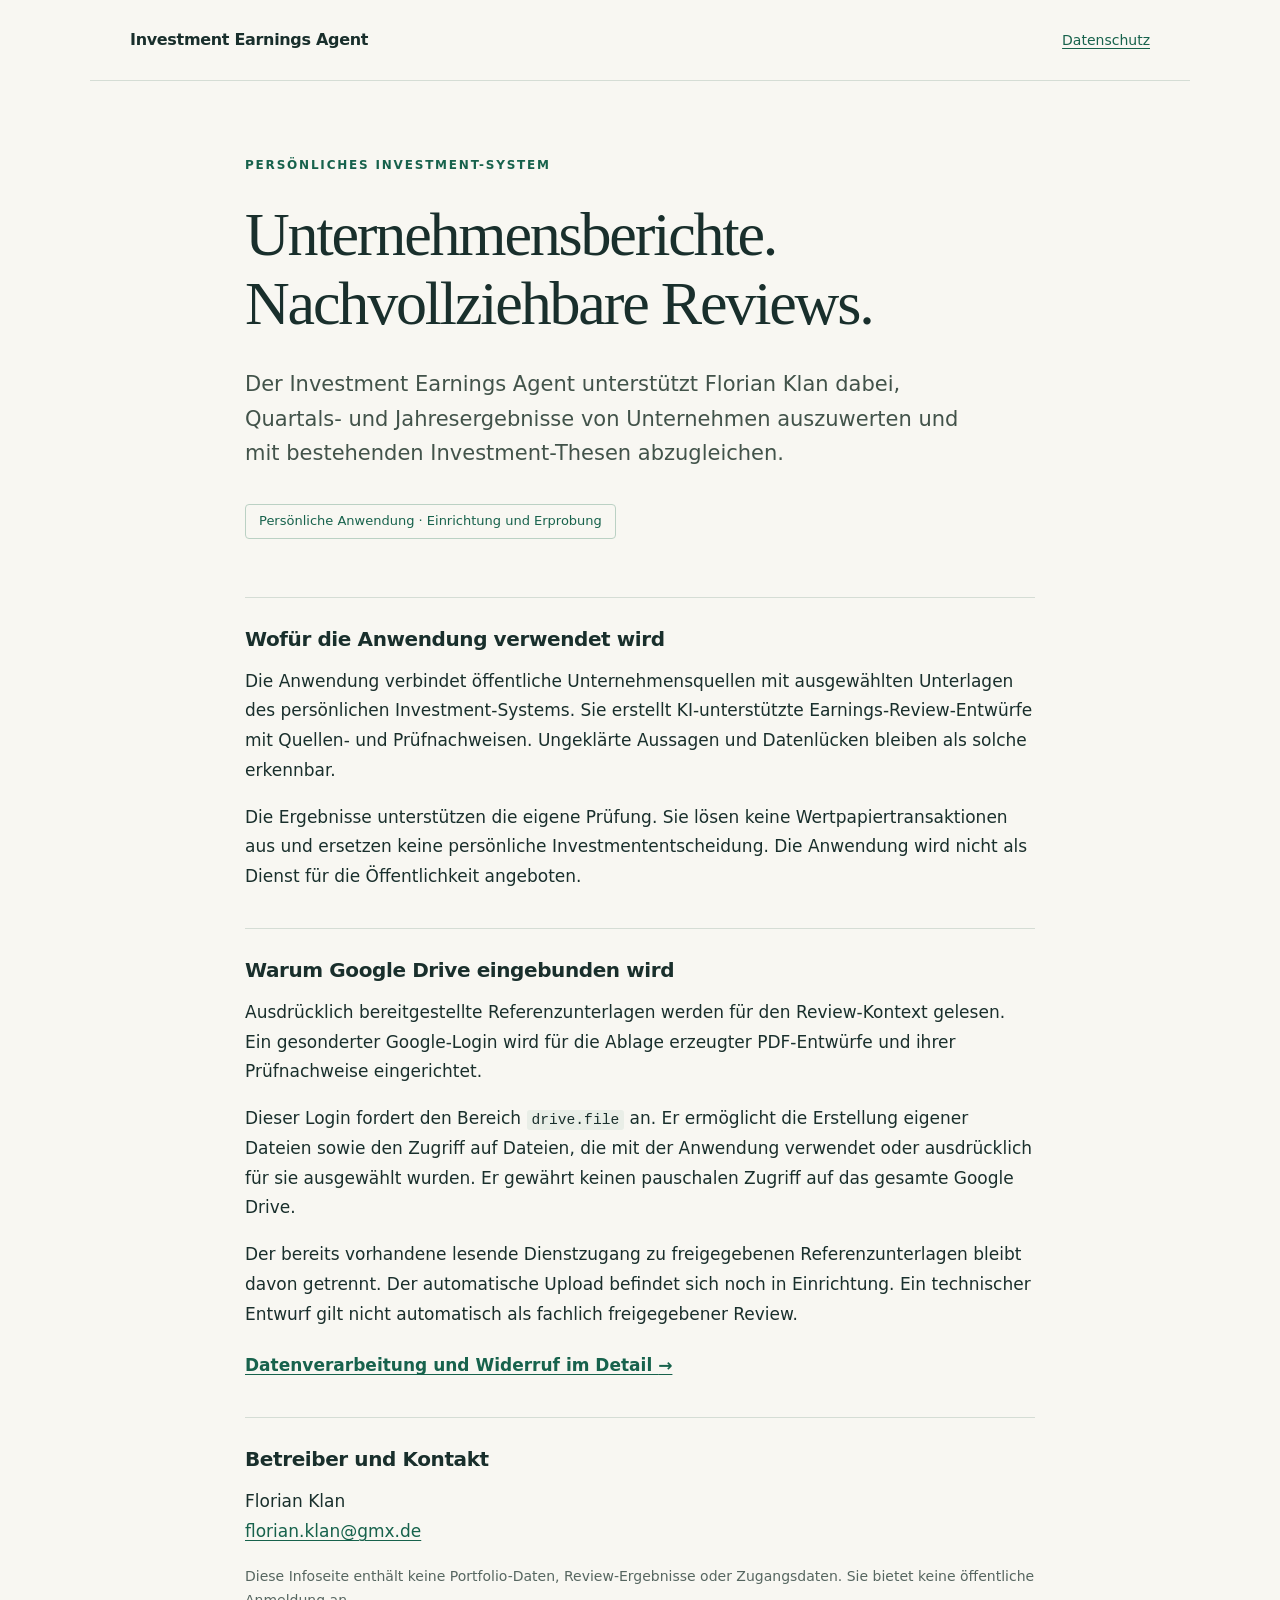
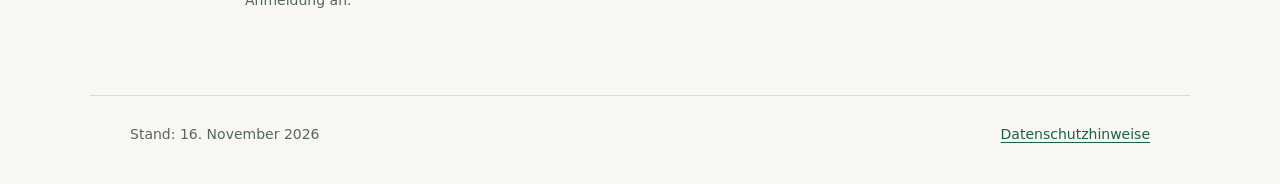
<file: index.html>
<!doctype html>
<html lang="de">
<head>
  <meta charset="utf-8">
  <meta name="viewport" content="width=device-width, initial-scale=1">
  <meta name="description" content="Informationen zum Investment Earnings Agent, einer persönlichen Anwendung zur Analyse von Unternehmensberichten und zur Ablage von Review-Entwürfen.">
  <title>Investment Earnings Agent</title>
  <link rel="stylesheet" href="styles.css">
</head>
<body>
  <a class="skip" href="#inhalt">Zum Inhalt</a>
  <header class="masthead"><a class="brand" href="index.html">Investment Earnings Agent</a><nav aria-label="Hauptnavigation"><a href="privacy.html">Datenschutz</a></nav></header>
  <main id="inhalt">
    <p class="eyebrow">Persönliches Investment-System</p>
    <h1>Unternehmensberichte.<br>Nachvollziehbare Reviews.</h1>
    <p class="intro">Der Investment Earnings Agent unterstützt Florian Klan dabei, Quartals- und Jahresergebnisse von Unternehmen auszuwerten und mit bestehenden Investment-Thesen abzugleichen.</p>
    <p class="status">Persönliche Anwendung · Einrichtung und Erprobung</p>
    <section aria-labelledby="funktion">
      <h2 id="funktion">Wofür die Anwendung verwendet wird</h2>
      <p>Die Anwendung verbindet öffentliche Unternehmensquellen mit ausgewählten Unterlagen des persönlichen Investment-Systems. Sie erstellt KI-unterstützte Earnings-Review-Entwürfe mit Quellen- und Prüfnachweisen. Ungeklärte Aussagen und Datenlücken bleiben als solche erkennbar.</p>
      <p>Die Ergebnisse unterstützen die eigene Prüfung. Sie lösen keine Wertpapiertransaktionen aus und ersetzen keine persönliche Investmententscheidung. Die Anwendung wird nicht als Dienst für die Öffentlichkeit angeboten.</p>
    </section>
    <section aria-labelledby="drive">
      <h2 id="drive">Warum Google Drive eingebunden wird</h2>
      <p>Ausdrücklich bereitgestellte Referenzunterlagen werden für den Review-Kontext gelesen. Ein gesonderter Google-Login wird für die Ablage erzeugter PDF-Entwürfe und ihrer Prüfnachweise eingerichtet.</p>
      <p>Dieser Login fordert den Bereich <code>drive.file</code> an. Er ermöglicht die Erstellung eigener Dateien sowie den Zugriff auf Dateien, die mit der Anwendung verwendet oder ausdrücklich für sie ausgewählt wurden. Er gewährt keinen pauschalen Zugriff auf das gesamte Google Drive.</p>
      <p>Der bereits vorhandene lesende Dienstzugang zu freigegebenen Referenzunterlagen bleibt davon getrennt. Der automatische Upload befindet sich noch in Einrichtung. Ein technischer Entwurf gilt nicht automatisch als fachlich freigegebener Review.</p>
      <a class="text-link" href="privacy.html">Datenverarbeitung und Widerruf im Detail <span aria-hidden="true">→</span></a>
    </section>
    <section aria-labelledby="kontakt">
      <h2 id="kontakt">Betreiber und Kontakt</h2>
      <p>Florian Klan<br><a href="mailto:florian.klan@gmx.de">florian.klan@gmx.de</a></p>
      <p class="muted">Diese Infoseite enthält keine Portfolio-Daten, Review-Ergebnisse oder Zugangsdaten. Sie bietet keine öffentliche Anmeldung an.</p>
    </section>
  </main>
  <footer><span>Stand: 16. November 2026</span><a href="privacy.html">Datenschutzhinweise</a></footer>
</body>
</html>
</file>
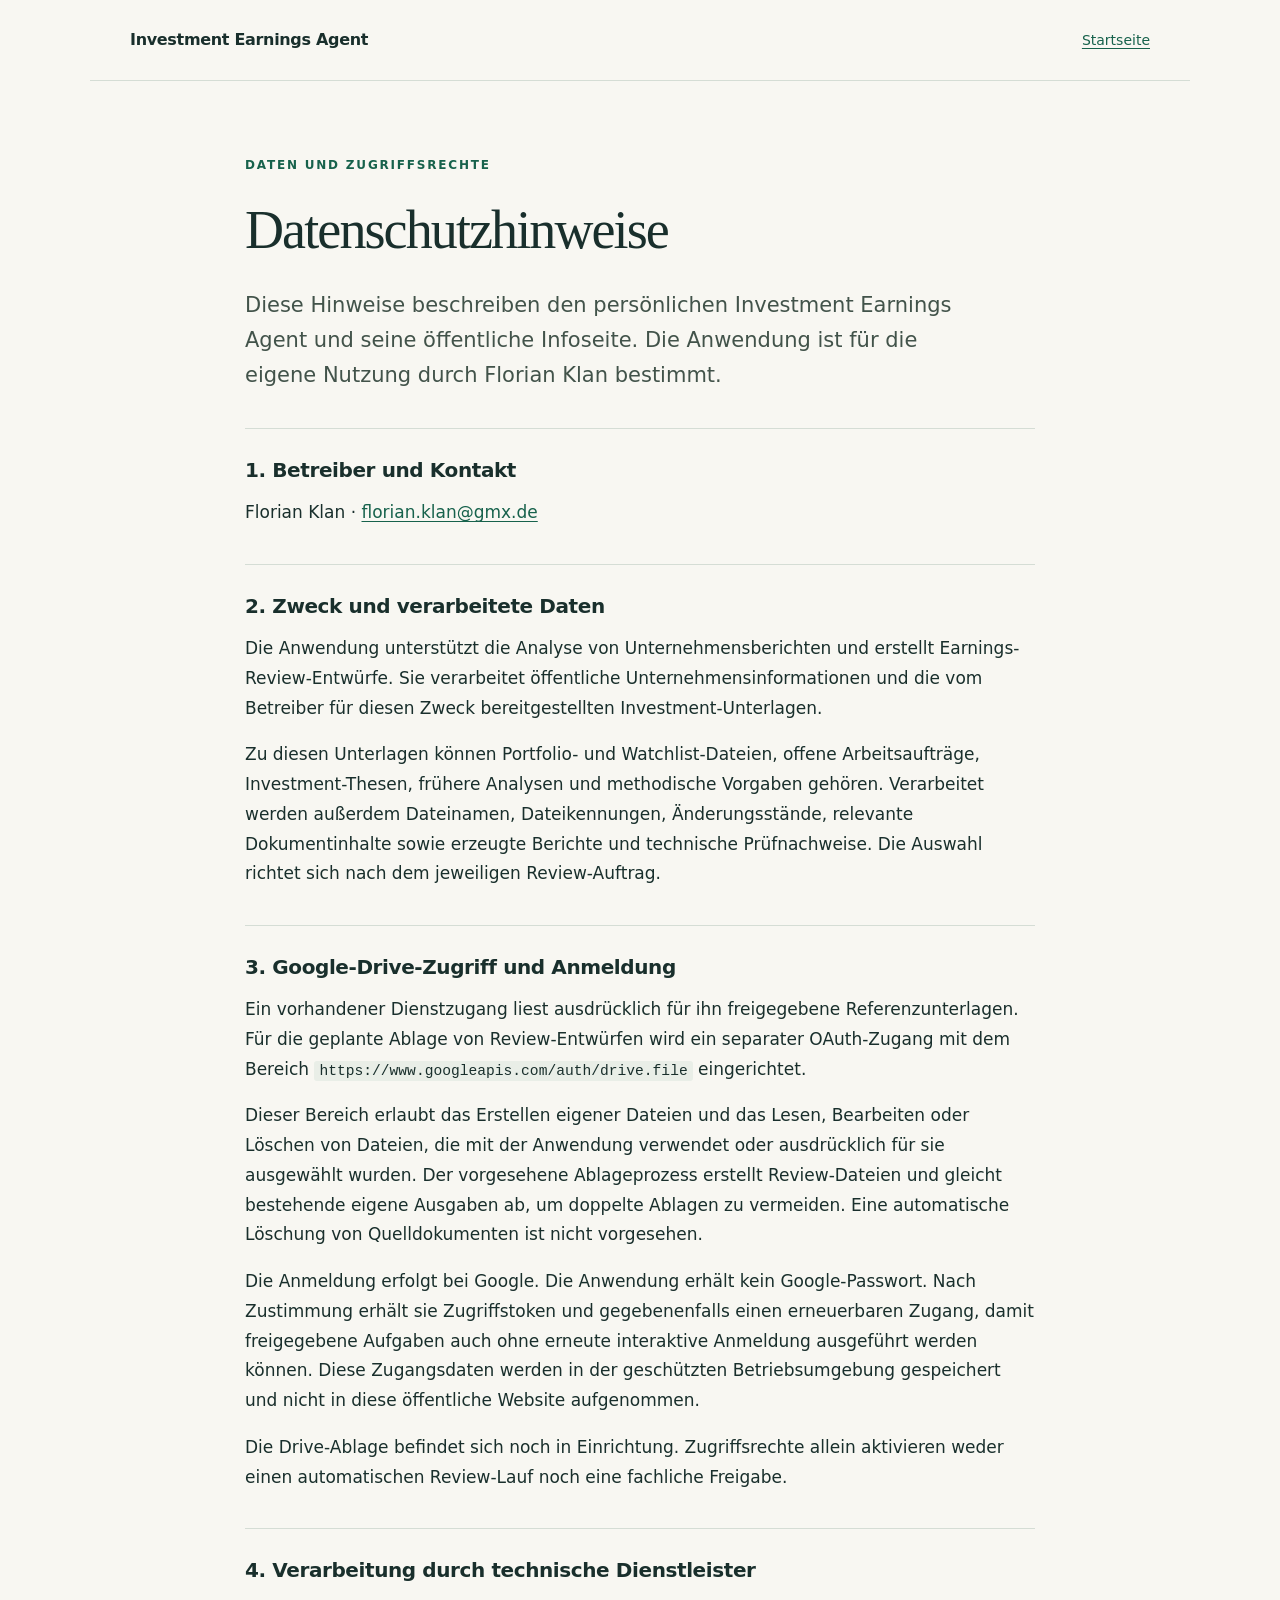
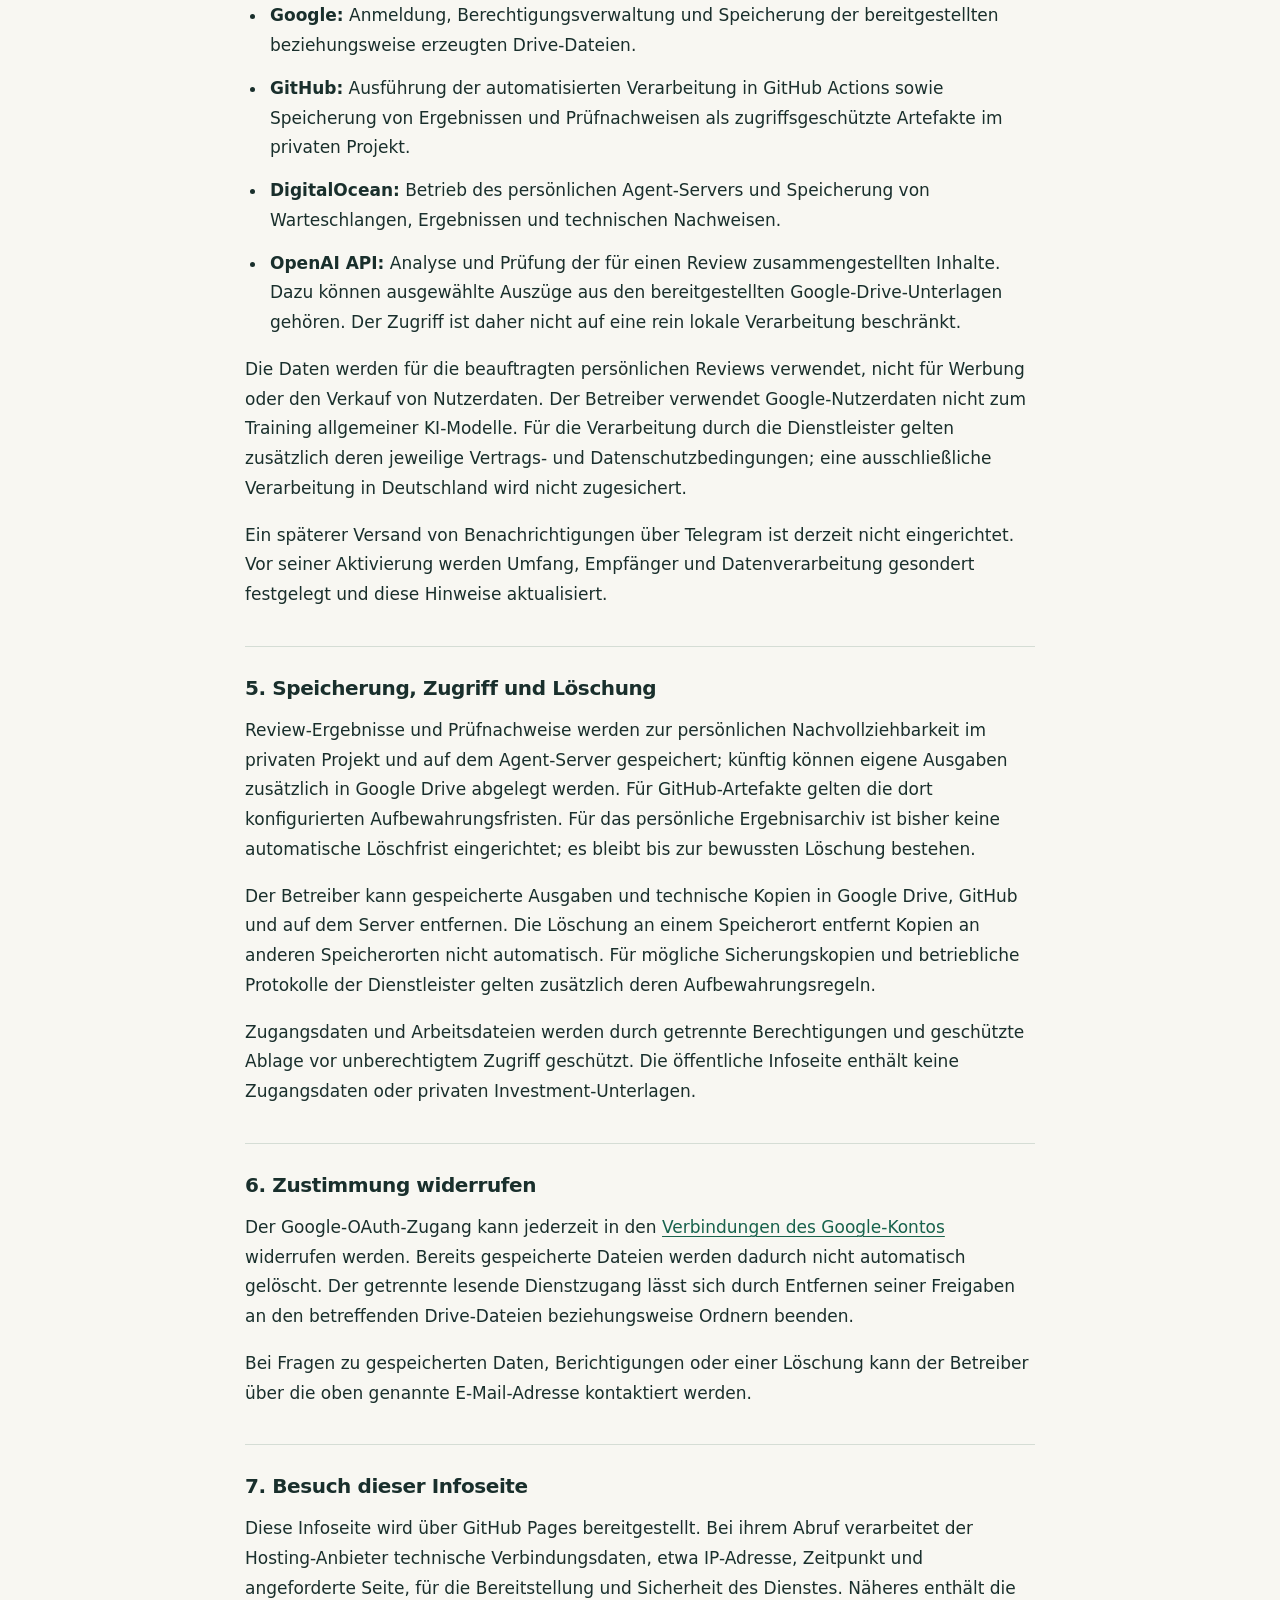
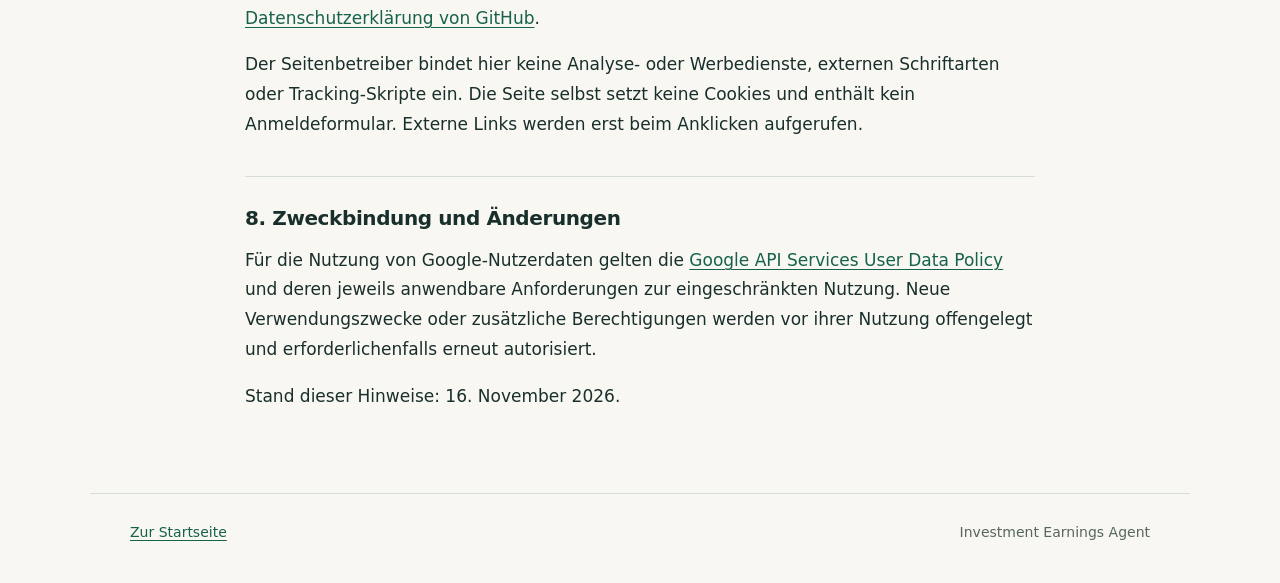
<file: privacy.html>
<!doctype html>
<html lang="de">
<head>
  <meta charset="utf-8">
  <meta name="viewport" content="width=device-width, initial-scale=1">
  <meta name="description" content="Datenschutzhinweise zum persönlichen Investment Earnings Agent: Google-Drive-Zugriff, KI-Verarbeitung, Speicherung und Widerruf.">
  <title>Datenschutzhinweise · Investment Earnings Agent</title>
  <link rel="stylesheet" href="styles.css">
</head>
<body>
  <a class="skip" href="#inhalt">Zum Inhalt</a>
  <header class="masthead"><a class="brand" href="index.html">Investment Earnings Agent</a><nav aria-label="Hauptnavigation"><a href="index.html">Startseite</a></nav></header>
  <main id="inhalt" class="document">
    <p class="eyebrow">Daten und Zugriffsrechte</p>
    <h1>Datenschutzhinweise</h1>
    <p class="intro">Diese Hinweise beschreiben den persönlichen Investment Earnings Agent und seine öffentliche Infoseite. Die Anwendung ist für die eigene Nutzung durch Florian Klan bestimmt.</p>
    <section>
      <h2>1. Betreiber und Kontakt</h2>
      <p>Florian Klan · <a href="mailto:florian.klan@gmx.de">florian.klan@gmx.de</a></p>
    </section>
    <section>
      <h2>2. Zweck und verarbeitete Daten</h2>
      <p>Die Anwendung unterstützt die Analyse von Unternehmensberichten und erstellt Earnings-Review-Entwürfe. Sie verarbeitet öffentliche Unternehmensinformationen und die vom Betreiber für diesen Zweck bereitgestellten Investment-Unterlagen.</p>
      <p>Zu diesen Unterlagen können Portfolio- und Watchlist-Dateien, offene Arbeitsaufträge, Investment-Thesen, frühere Analysen und methodische Vorgaben gehören. Verarbeitet werden außerdem Dateinamen, Dateikennungen, Änderungsstände, relevante Dokumentinhalte sowie erzeugte Berichte und technische Prüfnachweise. Die Auswahl richtet sich nach dem jeweiligen Review-Auftrag.</p>
    </section>
    <section>
      <h2>3. Google-Drive-Zugriff und Anmeldung</h2>
      <p>Ein vorhandener Dienstzugang liest ausdrücklich für ihn freigegebene Referenzunterlagen. Für die geplante Ablage von Review-Entwürfen wird ein separater OAuth-Zugang mit dem Bereich <code>https://www.googleapis.com/auth/drive.file</code> eingerichtet.</p>
      <p>Dieser Bereich erlaubt das Erstellen eigener Dateien und das Lesen, Bearbeiten oder Löschen von Dateien, die mit der Anwendung verwendet oder ausdrücklich für sie ausgewählt wurden. Der vorgesehene Ablageprozess erstellt Review-Dateien und gleicht bestehende eigene Ausgaben ab, um doppelte Ablagen zu vermeiden. Eine automatische Löschung von Quelldokumenten ist nicht vorgesehen.</p>
      <p>Die Anmeldung erfolgt bei Google. Die Anwendung erhält kein Google-Passwort. Nach Zustimmung erhält sie Zugriffstoken und gegebenenfalls einen erneuerbaren Zugang, damit freigegebene Aufgaben auch ohne erneute interaktive Anmeldung ausgeführt werden können. Diese Zugangsdaten werden in der geschützten Betriebsumgebung gespeichert und nicht in diese öffentliche Website aufgenommen.</p>
      <p>Die Drive-Ablage befindet sich noch in Einrichtung. Zugriffsrechte allein aktivieren weder einen automatischen Review-Lauf noch eine fachliche Freigabe.</p>
    </section>
    <section>
      <h2>4. Verarbeitung durch technische Dienstleister</h2>
      <ul>
        <li><strong>Google:</strong> Anmeldung, Berechtigungsverwaltung und Speicherung der bereitgestellten beziehungsweise erzeugten Drive-Dateien.</li>
        <li><strong>GitHub:</strong> Ausführung der automatisierten Verarbeitung in GitHub Actions sowie Speicherung von Ergebnissen und Prüfnachweisen als zugriffsgeschützte Artefakte im privaten Projekt.</li>
        <li><strong>DigitalOcean:</strong> Betrieb des persönlichen Agent-Servers und Speicherung von Warteschlangen, Ergebnissen und technischen Nachweisen.</li>
        <li><strong>OpenAI API:</strong> Analyse und Prüfung der für einen Review zusammengestellten Inhalte. Dazu können ausgewählte Auszüge aus den bereitgestellten Google-Drive-Unterlagen gehören. Der Zugriff ist daher nicht auf eine rein lokale Verarbeitung beschränkt.</li>
      </ul>
      <p>Die Daten werden für die beauftragten persönlichen Reviews verwendet, nicht für Werbung oder den Verkauf von Nutzerdaten. Der Betreiber verwendet Google-Nutzerdaten nicht zum Training allgemeiner KI-Modelle. Für die Verarbeitung durch die Dienstleister gelten zusätzlich deren jeweilige Vertrags- und Datenschutzbedingungen; eine ausschließliche Verarbeitung in Deutschland wird nicht zugesichert.</p>
      <p>Ein späterer Versand von Benachrichtigungen über Telegram ist derzeit nicht eingerichtet. Vor seiner Aktivierung werden Umfang, Empfänger und Datenverarbeitung gesondert festgelegt und diese Hinweise aktualisiert.</p>
    </section>
    <section>
      <h2>5. Speicherung, Zugriff und Löschung</h2>
      <p>Review-Ergebnisse und Prüfnachweise werden zur persönlichen Nachvollziehbarkeit im privaten Projekt und auf dem Agent-Server gespeichert; künftig können eigene Ausgaben zusätzlich in Google Drive abgelegt werden. Für GitHub-Artefakte gelten die dort konfigurierten Aufbewahrungsfristen. Für das persönliche Ergebnisarchiv ist bisher keine automatische Löschfrist eingerichtet; es bleibt bis zur bewussten Löschung bestehen.</p>
      <p>Der Betreiber kann gespeicherte Ausgaben und technische Kopien in Google Drive, GitHub und auf dem Server entfernen. Die Löschung an einem Speicherort entfernt Kopien an anderen Speicherorten nicht automatisch. Für mögliche Sicherungskopien und betriebliche Protokolle der Dienstleister gelten zusätzlich deren Aufbewahrungsregeln.</p>
      <p>Zugangsdaten und Arbeitsdateien werden durch getrennte Berechtigungen und geschützte Ablage vor unberechtigtem Zugriff geschützt. Die öffentliche Infoseite enthält keine Zugangsdaten oder privaten Investment-Unterlagen.</p>
    </section>
    <section>
      <h2>6. Zustimmung widerrufen</h2>
      <p>Der Google-OAuth-Zugang kann jederzeit in den <a href="https://myaccount.google.com/connections">Verbindungen des Google-Kontos</a> widerrufen werden. Bereits gespeicherte Dateien werden dadurch nicht automatisch gelöscht. Der getrennte lesende Dienstzugang lässt sich durch Entfernen seiner Freigaben an den betreffenden Drive-Dateien beziehungsweise Ordnern beenden.</p>
      <p>Bei Fragen zu gespeicherten Daten, Berichtigungen oder einer Löschung kann der Betreiber über die oben genannte E-Mail-Adresse kontaktiert werden.</p>
    </section>
    <section>
      <h2>7. Besuch dieser Infoseite</h2>
      <p>Diese Infoseite wird über GitHub Pages bereitgestellt. Bei ihrem Abruf verarbeitet der Hosting-Anbieter technische Verbindungsdaten, etwa IP-Adresse, Zeitpunkt und angeforderte Seite, für die Bereitstellung und Sicherheit des Dienstes. Näheres enthält die <a href="https://docs.github.com/en/site-policy/privacy-policies/github-general-privacy-statement">Datenschutzerklärung von GitHub</a>.</p>
      <p>Der Seitenbetreiber bindet hier keine Analyse- oder Werbedienste, externen Schriftarten oder Tracking-Skripte ein. Die Seite selbst setzt keine Cookies und enthält kein Anmeldeformular. Externe Links werden erst beim Anklicken aufgerufen.</p>
    </section>
    <section>
      <h2>8. Zweckbindung und Änderungen</h2>
      <p>Für die Nutzung von Google-Nutzerdaten gelten die <a href="https://developers.google.com/terms/api-services-user-data-policy">Google API Services User Data Policy</a> und deren jeweils anwendbare Anforderungen zur eingeschränkten Nutzung. Neue Verwendungszwecke oder zusätzliche Berechtigungen werden vor ihrer Nutzung offengelegt und erforderlichenfalls erneut autorisiert.</p>
      <p>Stand dieser Hinweise: 16. November 2026.</p>
    </section>
  </main>
  <footer><a href="index.html">Zur Startseite</a><span>Investment Earnings Agent</span></footer>
</body>
</html>
</file>
<file: styles.css>
:root{color-scheme:light;--ink:#192f2c;--muted:#566660;--paper:#f8f7f2;--line:#d5ddd5;--accent:#17624c}
*{box-sizing:border-box}
html{scroll-behavior:smooth}
body{margin:0;background:var(--paper);color:var(--ink);font-family:system-ui,-apple-system,"Segoe UI",sans-serif;font-size:17px;line-height:1.75}
a{color:var(--accent);text-underline-offset:.2em;text-decoration-thickness:1px}
a:hover{text-decoration-thickness:2px}
a:focus-visible{outline:3px solid #b97711;outline-offset:5px}
.masthead,footer{max-width:1100px;margin:0 auto;padding:26px 40px;display:flex;justify-content:space-between;gap:20px;align-items:center}
.masthead{border-bottom:1px solid var(--line)}
.brand{font-weight:700;color:var(--ink);text-decoration:none;font-size:16px;letter-spacing:-.02em}
nav{font-size:14px}
main{max-width:870px;margin:auto;padding:74px 40px 50px}
.eyebrow{font-size:12px;font-weight:700;letter-spacing:.15em;text-transform:uppercase;color:var(--accent);margin:0 0 24px}
h1{font-family:Georgia,"Times New Roman",serif;font-size:clamp(36px,5.4vw,62px);font-weight:400;line-height:1.12;letter-spacing:-.035em;margin:0 0 28px;overflow-wrap:break-word}
.intro{font-size:21px;line-height:1.65;color:#42534a;max-width:720px}
.status{display:inline-block;margin:16px 0 22px;padding:5px 13px;border:1px solid #bbd1c4;border-radius:4px;color:var(--accent);font-size:13px}
section{border-top:1px solid var(--line);padding-top:27px;margin-top:36px}
h2{font-size:20px;line-height:1.4;margin:0 0 14px;font-weight:650;letter-spacing:-.02em}
p{margin:0 0 17px}
ul{padding-left:22px}li{padding-left:3px;margin:0 0 13px}
code{font-size:.86em;overflow-wrap:anywhere;background:#e9eee7;padding:2px 5px;border-radius:3px}
.text-link{display:inline-block;font-weight:600;margin-top:5px}
.muted,footer{color:var(--muted);font-size:14px}
footer{border-top:1px solid var(--line);margin-top:15px;padding-bottom:38px;flex-wrap:wrap}
.document h1{font-size:clamp(34px,5vw,54px)}
.skip{position:absolute;left:12px;top:-100px;background:white;padding:10px;z-index:2}.skip:focus{top:12px}
@media(max-width:600px){body{font-size:16px}.masthead,footer{padding:21px 22px;align-items:flex-start}.masthead{flex-wrap:wrap;gap:8px}main{padding:43px 22px 32px}.intro{font-size:18px}section{margin-top:28px}h2{font-size:19px}}
@media(prefers-reduced-motion:reduce){html{scroll-behavior:auto}}
@media print{body{background:white;color:black;font-size:11pt}main{padding:15px 0}.masthead,footer{padding:10px 0}h1{font-size:30pt}.skip{display:none}section{break-inside:avoid}}
</file>
